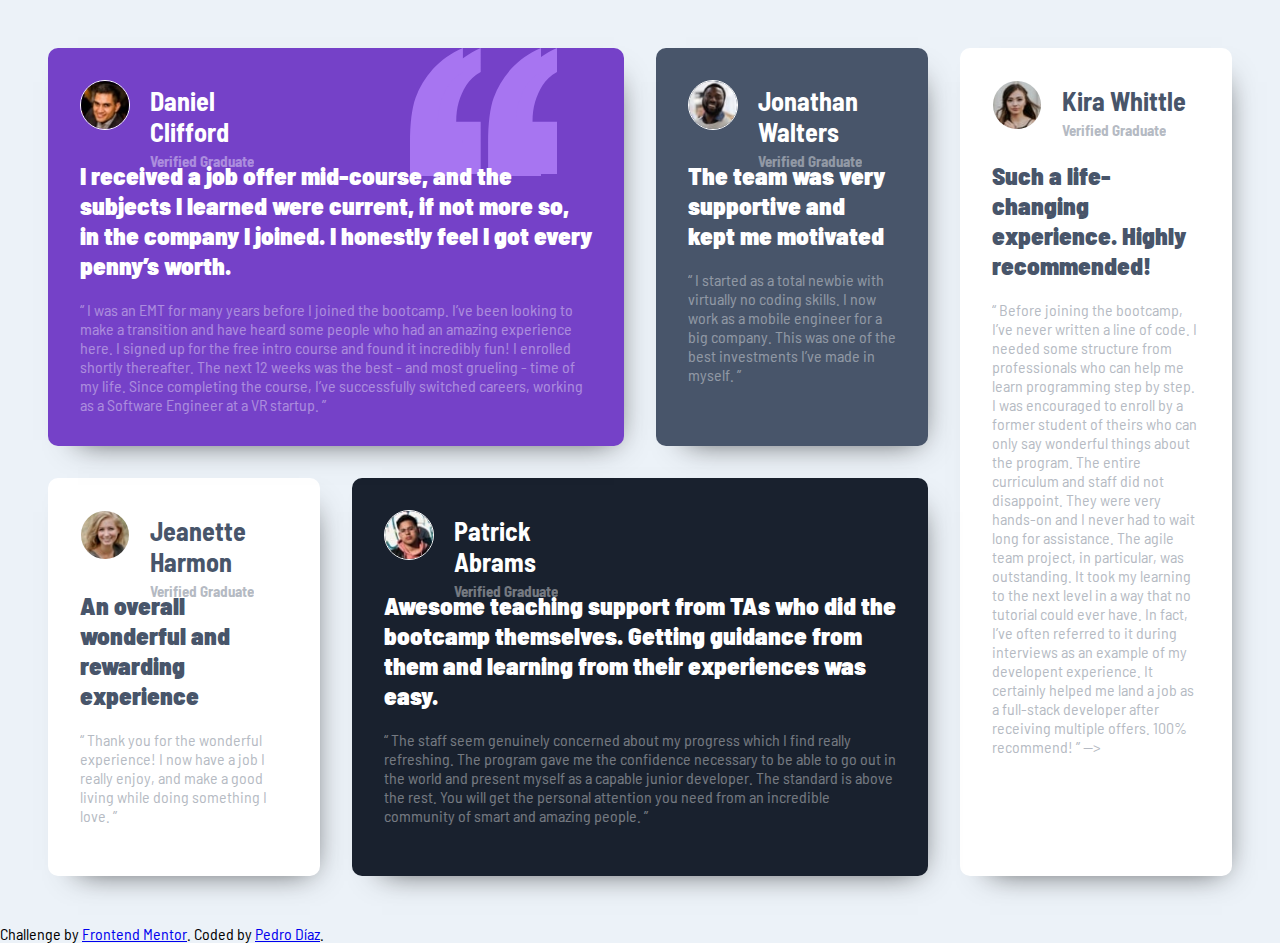
<file: index.html>
<!DOCTYPE html>
<html lang="en">

<head>
  <meta charset="UTF-8">
  <meta name="viewport" content="width=device-width, initial-scale=1.0">
  <!-- displays site properly based on user's device -->

  <link rel="icon" type="image/png" sizes="32x32" href="./images/favicon-32x32.png">
  <link rel="stylesheet" href="./main.css">
  <link rel="preconnect" href="https://fonts.googleapis.com">
  <link rel="preconnect" href="https://fonts.gstatic.com" crossorigin>
  <link
    href="https://fonts.googleapis.com/css2?family=Barlow+Semi+Condensed:wght@500;600&family=Radio+Canada:wght@300;500;700&display=swap"
    rel="stylesheet">
  <title>Frontend Mentor | [Challenge Name Here]</title>

</head>

<body>

  <section class="testimonials">
    <article class="card card--violet one">
      <div class="card__body--quotation"><img  src="./images/bg-pattern-quotation.svg" alt="quotation">
      </div>
      <div class="card__header">
        
        <img class="card__img" src="./images/image-daniel.jpg" alt="Daniel Clifford" />
        <div class="card__header--info">
          <h1>Daniel Clifford</h1>
          <h2>Verified Graduate</h2>
        </div>
      </div>
      <div class="card__body">
        
        <p class="card__intro">
          I received a job offer mid-course, and the subjects I learned were current, if not
          more so, in the company I joined. I honestly feel I got every penny’s worth.
        </p>
        <p class="card__review">
          “ I was an EMT for many years before I joined the bootcamp. I’ve been looking to
          make a transition and have heard some people who had an amazing experience here. I
          signed up for the free intro course and found it incredibly fun! I enrolled shortly
          thereafter. The next 12 weeks was the best - and most grueling - time of my life.
          Since completing the course, I’ve successfully switched careers, working as a
          Software Engineer at a VR startup. ”
        </p>
      </div>
    </article>

    <article class="card card--gray two">
      <div class="card__header">
        <img class="card__img" src="./images/image-jonathan.jpg" alt="Jonathan Walters" />
        <div class="card__header--info">
          <h1>Jonathan Walters</h1>
          <h2>Verified Graduate</h2>
        </div>
      </div>
      <div class="card__body">
        <p class="card__intro">
          The team was very supportive and kept me motivated
        </p>
        <p class="card__review">
          “ I started as a total newbie with virtually no coding skills. I now work as a mobile engineer 
           for a big company. This was one of the best investments I’ve made in myself. ”
        </p>
      </div>
    </article>
    
    <article class="card card--white three">
      <div class="card__header">
        <img class="card__img" src="./images/image-kira.jpg" alt="Kira Whittle" />
        <div class="card__header--info">
          <h1>Kira Whittle</h1>
          <h2>Verified Graduate</h2>
        </div>
      </div>
      <div class="card__body">
        <p class="card__intro">
          Such a life-changing experience. Highly recommended!
        </p>
        <p class="card__review">
          “ Before joining the bootcamp, I’ve never written a line of code. I needed some structure from 
          professionals who can help me learn programming step by step. I was encouraged to enroll by a former 
          student of theirs who can only say wonderful things about the program. The entire curriculum and staff 
          did not disappoint. They were very hands-on and I never had to wait long for assistance. The agile team 
          project, in particular, was outstanding. It took my learning to the next level in a way that no tutorial 
          could ever have. In fact, I’ve often referred to it during interviews as an example of my developent 
          experience. It certainly helped me land a job as a full-stack developer after receiving multiple offers. 
          100% recommend! ” -->
        </p>
      </div>
    </article>
    
    <article class="card card--white four">
      <div class="card__header">
        <img class="card__img" src="./images/image-jeanette.jpg" alt="Jeanette Harmon" />
        <div class="card__header--info">
          <h1>Jeanette Harmon</h1>
          <h2>Verified Graduate</h2>
        </div>
      </div>
      <div class="card__body">
        <p class="card__intro">
          An overall wonderful and rewarding experience
        </p>
        <p class="card__review">
          “ Thank you for the wonderful experience! I now have a job I really enjoy, and make a good living 
            while doing something I love. ”
        </p>
      </div>
    </article>
   
    <article class="card card--black five">
      <div class="card__header">
        <img class="card__img" src="./images/image-patrick.jpg" alt="Patrick Abrams" />
        <div class="card__header--info">
          <h1>Patrick Abrams</h1>
          <h2>Verified Graduate</h2>
        </div>
      </div>
      <div class="card__body">
        <p class="card__intro">
          Awesome teaching support from TAs who did the bootcamp themselves. Getting guidance from them and 
          learning from their experiences was easy.
        </p>
        <p class="card__review">
          “ The staff seem genuinely concerned about my progress which I find really refreshing. The program 
    gave me the confidence necessary to be able to go out in the world and present myself as a capable 
    junior developer. The standard is above the rest. You will get the personal attention you need from 
    an incredible community of smart and amazing people. ”
        </p>
      </div>
    </article>

  </section>
  <!-- Daniel Clifford
  Verified Graduate

  I received a job offer mid-course, and the subjects I learned were current, if not more so, 
  in the company I joined. I honestly feel I got every penny’s worth.

  “ I was an EMT for many years before I joined the bootcamp. I’ve been looking to make a 
  transition and have heard some people who had an amazing experience here. I signed up 
  for the free intro course and found it incredibly fun! I enrolled shortly thereafter. 
  The next 12 weeks was the best - and most grueling - time of my life. Since completing 
  the course, I’ve successfully switched careers, working as a Software Engineer at a VR startup. ”

  Jonathan Walters
  Verified Graduate

  The team was very supportive and kept me motivated

  “ I started as a total newbie with virtually no coding skills. I now work as a mobile engineer 
  for a big company. This was one of the best investments I’ve made in myself. ”

  Jeanette Harmon
  Verified Graduate

  An overall wonderful and rewarding experience

  “ Thank you for the wonderful experience! I now have a job I really enjoy, and make a good living 
  while doing something I love. ”

  Patrick Abrams
  Verified Graduate

  Awesome teaching support from TAs who did the bootcamp themselves. Getting guidance from them and 
  learning from their experiences was easy.

  “ The staff seem genuinely concerned about my progress which I find really refreshing. The program 
  gave me the confidence necessary to be able to go out in the world and present myself as a capable 
  junior developer. The standard is above the rest. You will get the personal attention you need from 
  an incredible community of smart and amazing people. ”

  Kira Whittle
  Verified Graduate

  Such a life-changing experience. Highly recommended!

  “ Before joining the bootcamp, I’ve never written a line of code. I needed some structure from 
  professionals who can help me learn programming step by step. I was encouraged to enroll by a former 
  student of theirs who can only say wonderful things about the program. The entire curriculum and staff 
  did not disappoint. They were very hands-on and I never had to wait long for assistance. The agile team 
  project, in particular, was outstanding. It took my learning to the next level in a way that no tutorial 
  could ever have. In fact, I’ve often referred to it during interviews as an example of my developent 
  experience. It certainly helped me land a job as a full-stack developer after receiving multiple offers. 
  100% recommend! ” -->

  <div class="attribution">
    Challenge by <a href="https://www.frontendmentor.io?ref=challenge" target="_blank">Frontend Mentor</a>.
    Coded by <a href="#">Pedro Díaz</a>.
  </div>
</body>

</html>
</file>
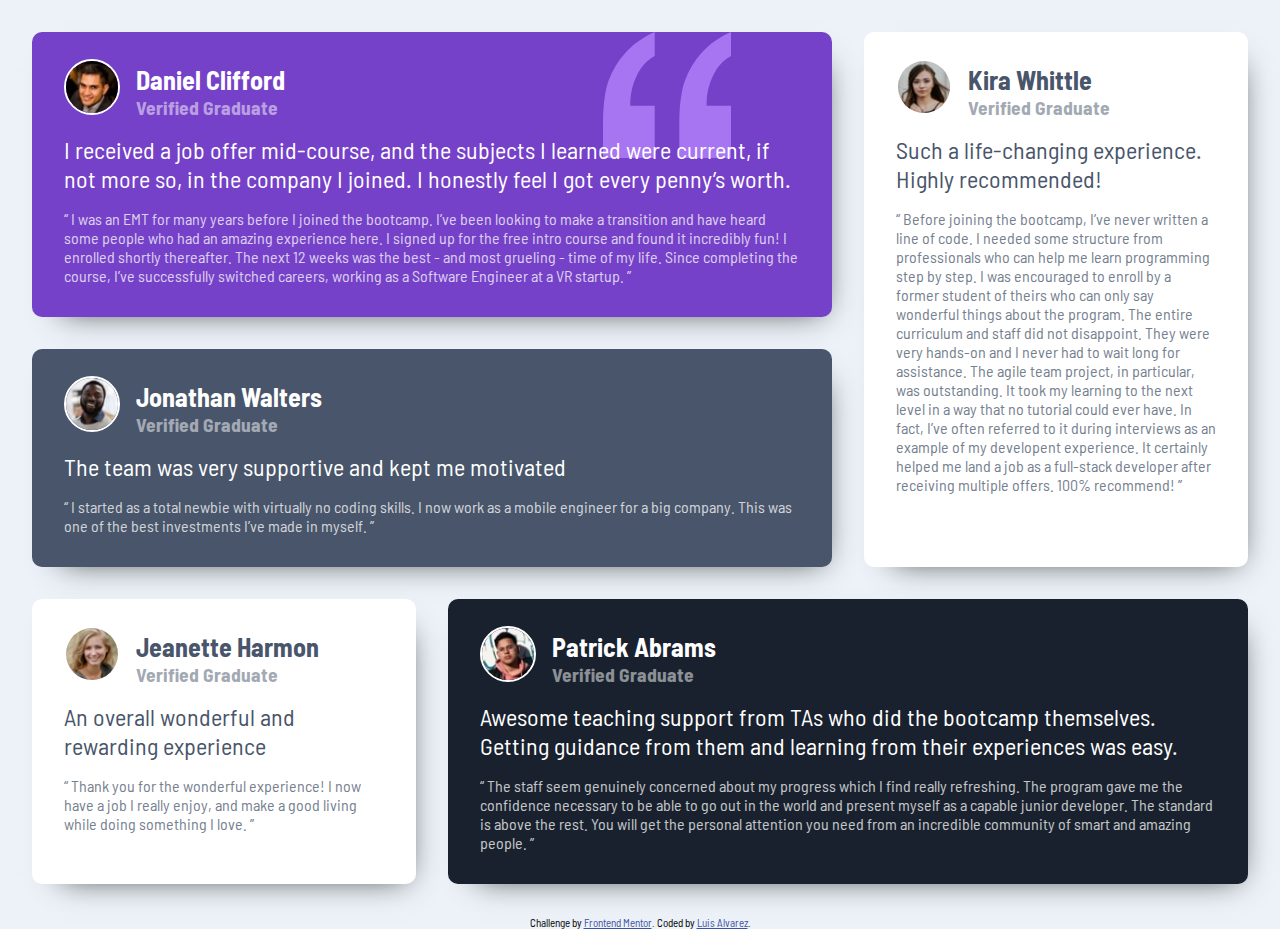
<file: index2.html>
<!DOCTYPE html>
<html lang="en">

<head>
  <meta charset="UTF-8">
  <meta name="viewport" content="width=device-width, initial-scale=1.0">
  <!-- displays site properly based on user's device -->
  <link rel="stylesheet" href="./main2.css">
  <link rel="icon" type="image/png" sizes="32x32" href="./images/favicon-32x32.png">
  <link rel="preconnect" href="https://fonts.gstatic.com" />
  <link rel="preconnect" href="https://fonts.gstatic.com" />
  <link href="https://fonts.googleapis.com/css2?family=Barlow+Semi+Condensed:wght@500;600&display=swap"
    rel="stylesheet" />
  <title>Frontend Mentor | [Challenge Name Here]</title>

  <!-- Feel free to remove these styles or customise in your own stylesheet 👍 -->
  <style>
    .attribution {
      font-size: 11px;
      text-align: center;
    }

    .attribution a {
      color: hsl(228, 45%, 44%);
    }
  </style>
</head>

<body>

  <section class="testimonials">
    <article class="card card--wide card--violet">
      <div class="card__header">
        <img class="card__reviewer-pic" src="./images/image-daniel.jpg" alt="Daniel Clifford" />
        <h1>Daniel Clifford</h1>
        <h2>Verified Graduate</h2>
      </div>
      <div class="card__body">
        <p class="card__intro">
          I received a job offer mid-course, and the subjects I learned were current, if not
          more so, in the company I joined. I honestly feel I got every penny’s worth.
        </p>
        <p class="card__review">
          “ I was an EMT for many years before I joined the bootcamp. I’ve been looking to
          make a transition and have heard some people who had an amazing experience here. I
          signed up for the free intro course and found it incredibly fun! I enrolled shortly
          thereafter. The next 12 weeks was the best - and most grueling - time of my life.
          Since completing the course, I’ve successfully switched careers, working as a
          Software Engineer at a VR startup. ”
        </p>
      </div>
    </article>

    <article class="card card--wide card--gray">
      <div class="card__header">
        <img class="card__reviewer-pic" src="./images/image-jonathan.jpg" alt="Daniel Clifford" />
        <h1>Jonathan Walters</h1>
        <h2>Verified Graduate</h2>
      </div>
      <div class="card__body">
        <p class="card__intro">
          The team was very supportive and kept me motivated
        </p>
        <p class="card__review">
          “ I started as a total newbie with virtually no coding skills. I now work as a mobile engineer
          for a big company. This was one of the best investments I’ve made in myself. ”
        </p>
      </div>
    </article>


    <article class="card card--long card--white">
      <div class="card__header">
        <img class="card__reviewer-pic" src="./images/image-kira.jpg" alt="Daniel Clifford" />
        <h1>Kira Whittle</h1>
        <h2>Verified Graduate</h2>
      </div>
      <div class="card__body">
        <p class="card__intro">
          Such a life-changing experience. Highly recommended!
        </p>
        <p class="card__review">
          “ Before joining the bootcamp, I’ve never written a line of code. I needed some structure from
          professionals who can help me learn programming step by step. I was encouraged to enroll by a former
          student of theirs who can only say wonderful things about the program. The entire curriculum and staff
          did not disappoint. They were very hands-on and I never had to wait long for assistance. The agile team
          project, in particular, was outstanding. It took my learning to the next level in a way that no tutorial
          could ever have. In fact, I’ve often referred to it during interviews as an example of my developent
          experience. It certainly helped me land a job as a full-stack developer after receiving multiple offers.
          100% recommend! ”

        </p>
      </div>
    </article>

    <article class="card card--white">
      <div class="card__header">
        <img class="card__reviewer-pic" src="./images/image-jeanette.jpg" alt="Jeanette Harmon picture" />
        <h1>Jeanette Harmon</h1>
        <h2>Verified Graduate</h2>
      </div>
      <div class="card__body">
        <p class="card__intro">An overall wonderful and rewarding experience</p>
        <p class="card__review">
          “ Thank you for the wonderful experience! I now have a job I really enjoy, and make
          a good living while doing something I love. ”
        </p>
      </div>
    </article>

    <article class="card card--wide card--black">
      <div class="card__header">
        <img class="card__reviewer-pic" src="./images/image-patrick.jpg" alt="Patrick Abrams picture" />
        <h1>Patrick Abrams</h1>
        <h2>Verified Graduate</h2>
      </div>
      <div class="card__body">
        <p class="card__intro">
          Awesome teaching support from TAs who did the bootcamp themselves. Getting guidance
          from them and learning from their experiences was easy.
        </p>
        <p class="card__review">
          “ The staff seem genuinely concerned about my progress which I find really
          refreshing. The program gave me the confidence necessary to be able to go out in
          the world and present myself as a capable junior developer. The standard is above
          the rest. You will get the personal attention you need from an incredible community
          of smart and amazing people. ”
        </p>
      </div>
    </article>

  </section>

  <div class="attribution">
    Challenge by <a href="https://www.frontendmentor.io?ref=challenge" target="_blank">Frontend Mentor</a>.
    Coded by <a href="#">Luis Alvarez</a>.
  </div>
</body>

</html>
</file>
<file: main.css>
/* Variables */
:root {
    --font-family: "Barlow Semi Condensed", sans-serif;
    --violet: hsl(263, 55%, 52%);
    --dark-grayish-blue: hsl(217, 19%, 35%);
    --dark-blackish-blue: hsl(219, 29%, 14%);
    --white: hsl(0, 0%, 100%);
    --light-gray: hsl(0, 0%, 81%);
    --light-grayish-blue: hsl(210, 46%, 95%);
  }
  
  * {
    margin: 0;
    padding: 0;
    box-sizing: border-box;
  }
  
  body {
    font-family: var(--font-family);
    font-size: var(--font-size);
    background-color: var(--light-grayish-blue);
    max-width: 1440px;
    margin: 0 auto;
    position: relative;
  }
  
  .testimonials {
    padding: 3rem 3rem;
    display: grid;
    grid-template-columns: repeat(4, 1fr);
    grid-gap: 2rem;
    grid-template-rows: repeat(2, 1fr);
    grid-template-areas:"one one two three"
                        "four five five three" ;
  }
  
  .card {
    
    padding: 32px;
    border-radius: 10px;
    color: var(--white);
    box-shadow: 10px 14px 30px -20px rgba(0, 0, 0, 0.78);
    transition: box-shadow 0.3s ease-in-out;
  }
  
  .card__header{
    display: flex;
    margin-bottom: 30px;
    width: 200px;
    height: 50px;
  }
  .card__header--info{
    display: flex;
    flex-direction: column;
    padding-top: 5px;
    padding-left:10px;
    font-size: small;
  }
  .card__header--info h2{
    margin-top:5px;
    font-size: 15px;
    opacity: 0.4;
  }
  .one{
    grid-area:one;
  
  }
  .two{
    grid-area:two;
  }
  .three{
    grid-area:three;
  }
  .four{
    grid-area:four;
  }
  .five{
    grid-area:five;
  }
  .card__intro{
    font-size: 25px ;
    font-weight: 900;
    margin-bottom: 20px;
    
  }
  .card__review{
    opacity: 0.4;
  }
  .card--violet {
    background-color: var(--violet);
    background-image: url(/images/bg-pattern-quotation.svg);
    background-repeat: no-repeat;
    background-position: 85% 0;
    background-size: 128px;
    position: relative;
    z-index:1;
  }
  .card__body--quotation{
    position: absolute;
    z-index: -1;
    margin-top: -32px ;
    display: flex;
    justify-content: flex-end;
    width: 80%;
    height:10vw;
    
  }
  
  .card__img {
    border: 1px solid white;
    border-radius: 50%;
    margin-right: 10px;
  }
  
  .card--gray {
    background-color: var(--dark-grayish-blue);
  }
  
  .card--black {
    background-color: var(--dark-blackish-blue);
  }
  
  .card--white {
    background-color: var(--white);
    color: var(--dark-grayish-blue);
  }
  
  .one{
    grid-area:one;
  
  }
  .two{
    grid-area:two;
  }
  .three{
    grid-area:three;
  }
  .four{
    grid-area:four;
  }
  .five{
    grid-area:five;
  }
  
  @media only screen and (max-width: 767px) {
    .testimonials {
      padding: 1rem;
      grid-template-columns: 1fr 1fr;
    }
  }
  
  @media only screen and (max-width: 650px) {
  
    .testimonials {
      padding: 1rem;
      grid-template-columns: 1fr;
    }
  
    .one {
      grid-column: 1/2;
      grid-row: 1/2;
    }
  
    .two {
      grid-column: 1/2;
      grid-row: 2/3;
    }
  
    .three {
      grid-column: 1/2;
      grid-row: 3/4;
    }
  
    .four {
      grid-column: 1/2;
      grid-row: 4/5;
    }
  
    .five {
      grid-column: 1/2;
      grid-row: 5/6;
    }
  }
</file>
<file: main2.css>
:root {
  --font-family: "Barlow Semi Condensed", sans-serif;
  --font-size: 13px;
  --medium-font: 500;
  --semi-bold: 600;
  --card-width: 19rem;
  --violet: hsl(263, 55%, 52%);
  --dark-grayish-blue: hsl(217, 19%, 35%);
  --dark-blackish-blue: hsl(219, 29%, 14%);
  --white: hsl(0, 0%, 100%);
  --light-gray: hsl(0, 0%, 81%);
  --light-grayish-blue: hsl(210, 46%, 95%);
}

* {
  box-sizing: border-box;
  margin: 0;
  padding: 0;
}

body {
  font-family: var(--font-family);
  font-size: var(--font-size);
  background-color: var(--light-grayish-blue);
  max-width: 1440px;
  margin: 0 auto;
  position: relative;
}

.testimonials {
  padding: 2rem;
  display: grid;
  grid-template-columns: repeat(auto-fit, minmax(var(--card-width), 1fr));
  grid-gap: 2rem;
  grid-auto-flow: dense;
}

.card {
  padding: 2rem;
  border-radius: 10px;
  color: var(--white);
  box-shadow: 10px 14px 30px -20px rgba(0, 0, 0, 0.78);
  transition: box-shadow 0.3s ease-in-out;
}

.card:hover {
  /* transform: scale(1.01); */
  box-shadow: none;
}

.card__reviewer-pic {
  border: 2px solid var(--white);
  border-radius: 50%;
  margin-right: 1rem;
  float: left;
  width: 56px;
  height: 56px;
  transform: translate(0px, -5px);
}

.card__header h2 {
  opacity: 50%;
}

.card__intro {
  margin: 1rem 0;
  font-size: 1.5rem;
}

.card__review {
  font-size: 1rem;
  opacity: 75%;
}
/* Colores */

.card--violet {
  background-color: var(--violet);
  background-image: url(/images/bg-pattern-quotation.svg);
  background-repeat: no-repeat;
  background-position: 85% 0;
  background-size: 8rem;
}

.card--gray {
  background-color: var(--dark-grayish-blue);
}

.card--black {
  background-color: var(--dark-blackish-blue);
}

.card--white {
  background-color: var(--white);
  color: var(--dark-grayish-blue);
}

/* Tamaños */

.card--wide {
  grid-column: auto / span 2;
}

.card--long {
  grid-row: auto / span 2;
}

@media only screen and (max-width: 767px) {
  .testimonials {
    padding: 1rem;
    grid-template-columns: 1fr 1fr;
  }
  /* .card--wide {
		grid-column: auto;
	}
	.card--long {
		grid-row: auto;
	} */
}

@media only screen and (max-width: 650px) {
  .testimonials {
    grid-template-columns: 1fr;
  }

  .card--wide {
    grid-column: auto;
  }

  .card--long {
    grid-row: auto;
  }
}
</file>
